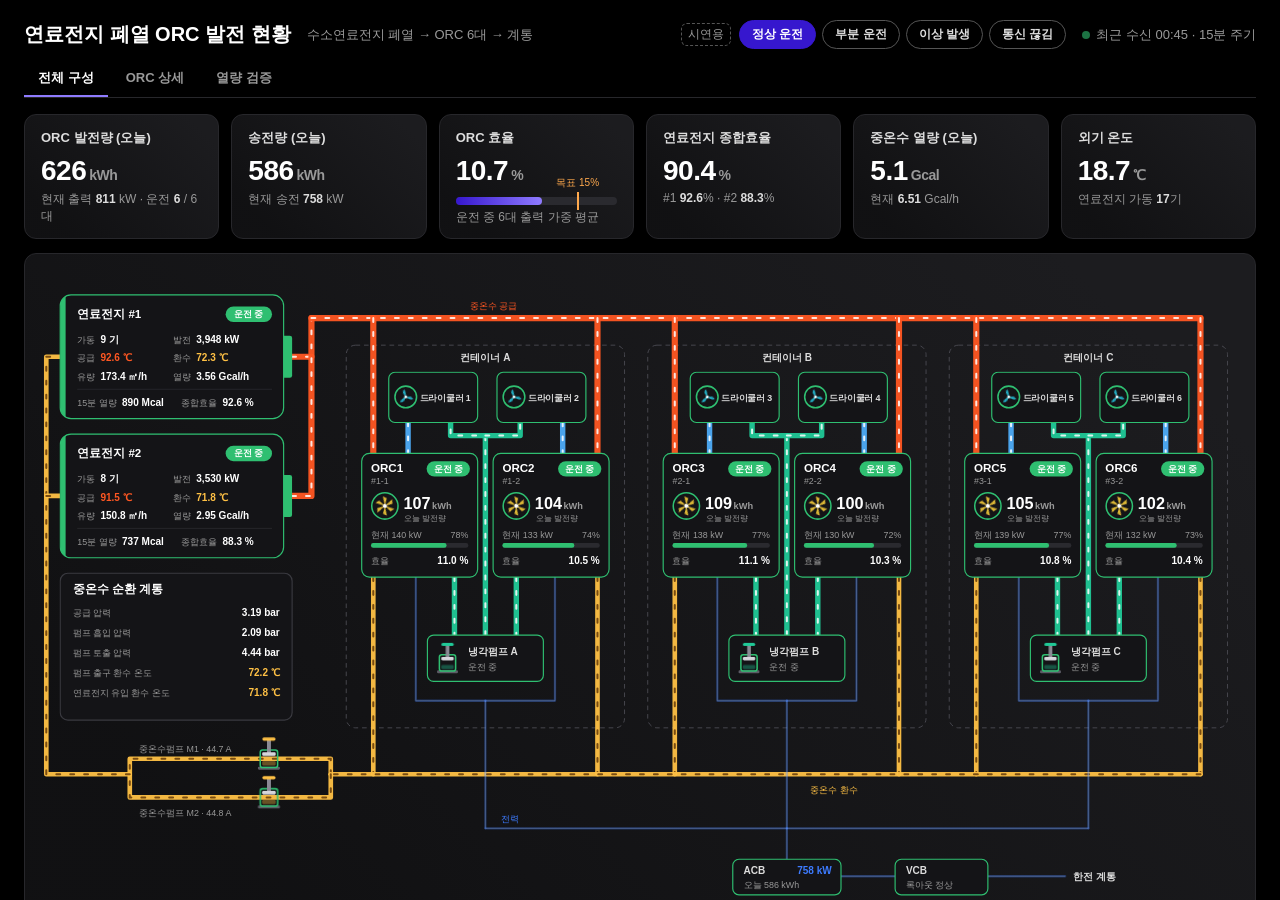
<file: index.html>
<!doctype html>
<html lang="ko">
<head>
  <meta charset="utf-8">
  <meta http-equiv="refresh" content="0; url=overview.html">
  <title>연료전지 폐열 ORC 발전 현황</title>
  <style>html, body { margin: 0; background: #000; color: #999; font-family: "Malgun Gothic", sans-serif; }</style>
</head>
<body>
  <p style="padding:24px"><a href="overview.html" style="color:#8f7bff">전체 구성 화면으로 이동</a></p>
</body>
</html>
</file>
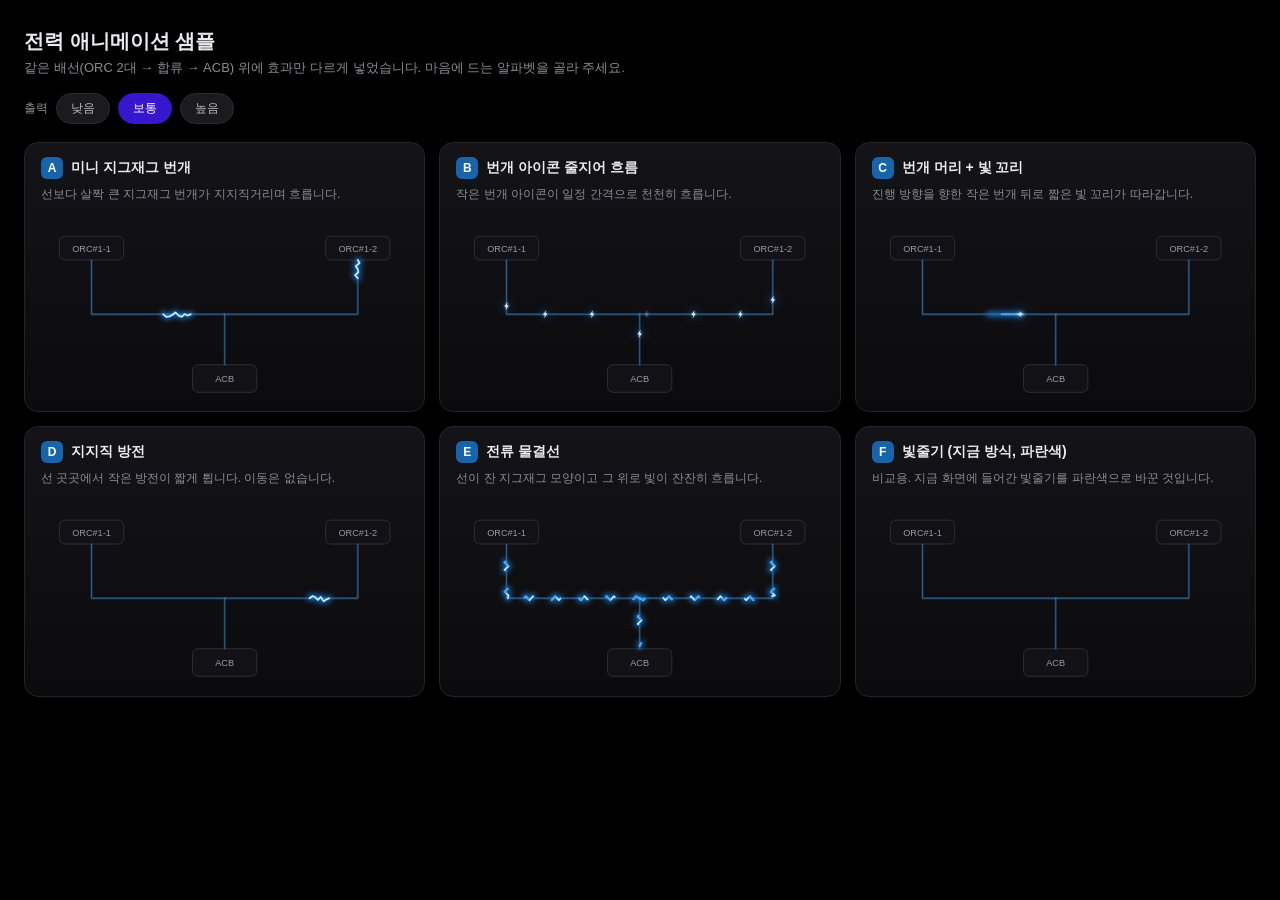
<file: elec-samples.html>
<!doctype html>
<html lang="ko">
<head>
  <meta charset="utf-8">
  <meta name="viewport" content="width=device-width, initial-scale=1">
  <title>전력 애니메이션 샘플 · 연료전지 폐열 ORC</title>
  <style>
    body { margin: 0; background: #000; color: #e9e9ee; font-family: "Pretendard", "Malgun Gothic", sans-serif; }
    .wrap { max-width: 1320px; margin: 0 auto; padding: 28px 24px 40px; }
    h1 { font-size: 20px; margin: 0 0 4px; }
    .sub { color: #8b8b95; font-size: 13px; margin-bottom: 16px; }
    .bar { display: flex; gap: 8px; align-items: center; margin-bottom: 18px; font-size: 12px; color: #8b8b95; }
    .bar button { background: #1a1a1f; color: #bbb; border: 1px solid #2c2c33; border-radius: 16px; padding: 6px 14px; font-size: 12px; cursor: pointer; }
    .bar button.on { background: #3617CE; color: #fff; border-color: #3617CE; }
    .grid { display: grid; grid-template-columns: repeat(3, 1fr); gap: 14px; }
    .card { background: linear-gradient(180deg, #141418, #0b0b0e); border: 1px solid #24242a; border-radius: 14px; padding: 14px 16px 10px; }
    .card h3 { margin: 0; font-size: 14px; }
    .card h3 b { display: inline-block; width: 22px; height: 22px; line-height: 22px; text-align: center; border-radius: 6px; background: #1864ab; color: #fff; margin-right: 8px; font-size: 12px; }
    .card p { margin: 6px 0 6px; font-size: 12px; color: #8b8b95; line-height: 1.5; min-height: 36px; }
    svg { width: 100%; height: auto; display: block; }
    .box { fill: #121216; stroke: #2f2f36; }
    .lbl { fill: #9a9aa5; font-size: 10px; }
    .base { fill: none; stroke: #1c7ed6; stroke-width: 2.5; opacity: .3; stroke-linecap: round; stroke-linejoin: round; }
    .core { fill: none; stroke: #a5d8ff; stroke-width: .8; opacity: .35; }
    .bloom, .glow, .hot { fill: none; stroke-linecap: round; stroke-linejoin: round; }
    .bloom { stroke: #1c7ed6; stroke-width: 7; opacity: .65; filter: blur(3px); }
    .glow { stroke: #4dabf7; stroke-width: 2.4; opacity: .95; filter: blur(.4px); }
    .hot { stroke: #fff; stroke-width: 1.1; }
    .bolt { fill: #e7f5ff; filter: drop-shadow(0 0 2px #74c0fc) drop-shadow(0 0 6px #1c7ed6); }
  </style>
</head>
<body>
  <div class="wrap">
    <h1>전력 애니메이션 샘플</h1>
    <div class="sub">같은 배선(ORC 2대 → 합류 → ACB) 위에 효과만 다르게 넣었습니다. 마음에 드는 알파벳을 골라 주세요.</div>
    <div class="bar">출력
      <button data-r="0.6">낮음</button><button data-r="1" class="on">보통</button><button data-r="1.5">높음</button>
    </div>
    <div class="grid" id="grid"></div>
  </div>
  <script>
  (function () {
    const NS = "http://www.w3.org/2000/svg";
    const el = (t, a = {}, p) => { const e = document.createElementNS(NS, t); for (const k in a) e.setAttribute(k, a[k]); if (p) p.appendChild(e); return e; };
    const rnd = (a, b) => a + Math.random() * (b - a);
    const PATHS = ["M55 36 V95 H200", "M345 36 V95 H200", "M200 95 V150"];
    const BOLT = "M1.1 -4.4 L-2.4 .7 H-.2 L-1.1 4.4 L2.4 -.7 H.2 Z";
    let RATE = 1;

    function frameAt(w, d) {
      d = Math.max(0, Math.min(w.len, d));
      const a = w.p.getPointAtLength(d);
      const near = d + 0.8 <= w.len ? w.p.getPointAtLength(d + 0.8) : w.p.getPointAtLength(Math.max(0, d - 0.8));
      let tx = near.x - a.x, ty = near.y - a.y;
      if (d + 0.8 > w.len) { tx = -tx; ty = -ty; }
      const m = Math.hypot(tx, ty) || 1;
      return { x: a.x, y: a.y, tx: tx / m, ty: ty / m };
    }
    const off = (f, amp) => `${(f.x - f.ty * amp).toFixed(1)},${(f.y + f.tx * amp).toFixed(1)}`;

    function stage(svg) {
      [[20, 10, "ORC#1-1"], [310, 10, "ORC#1-2"], [165, 150, "ACB"]].forEach(([x, y, t]) => {
        el("rect", { x, y, width: 70, height: y === 150 ? 30 : 26, rx: 6, class: "box" }, svg);
        el("text", { x: x + 35, y: y + (y === 150 ? 19 : 17), "text-anchor": "middle", class: "lbl" }, svg).textContent = t;
      });
      return PATHS.map((d) => {
        const p = el("path", { d, class: "base" }, svg);
        el("path", { d, class: "core" }, svg);
        return { d, p, len: p.getTotalLength() };
      });
    }

    // A. 지그재그 미니 번개가 지지직거리며 흐름
    function vA(svg, P) {
      const L = 30;
      const st = P.map((w, i) => ({ w, pos: 0, active: false, wait: rnd(0, 1) + i * 0.3, jit: [], jt: 0, ls: ["bloom", "glow", "hot"].map((c) => el("polyline", { class: c }, svg)) }));
      return (dt) => {
        for (const s of st) {
          if (!s.active) { s.wait -= dt; if (s.wait > 0) continue; s.active = true; s.pos = 0; }
          s.pos += 170 * RATE * dt;
          s.jt -= dt;
          if (s.jt <= 0) { s.jt = 0.045; s.jit = Array.from({ length: 12 }, () => rnd(-1, 1)); }
          const a = Math.max(0, s.pos - L), b = Math.min(s.w.len, s.pos);
          const pts = [];
          if (b > a) {
            const n = Math.max(2, Math.round((b - a) / 3.2));
            for (let k = 0; k <= n; k++) pts.push(off(frameAt(s.w, a + ((b - a) * k) / n), k === 0 || k === n ? 0 : 3.2 * s.jit[k % 12]));
          }
          const str = pts.join(" ");
          s.ls.forEach((l) => l.setAttribute("points", str));
          if (s.pos > s.w.len + L) { s.active = false; s.wait = rnd(0.5, 1.5) / RATE; }
        }
      };
    }

    // B. 작은 번개 아이콘이 줄지어 천천히 흐름
    function vB(svg, P) {
      const GAP = 46;
      const all = P.map((w) => {
        const n = Math.max(1, Math.floor(w.len / GAP));
        return { w, n, pos: Math.random() * GAP, gs: Array.from({ length: n }, () => el("path", { d: BOLT, class: "bolt" }, svg)) };
      });
      return (dt) => {
        for (const s of all) {
          s.pos = (s.pos + 36 * RATE * dt) % s.w.len;
          s.gs.forEach((g, i) => {
            const d = (s.pos + (i * s.w.len) / s.n) % s.w.len, f = frameAt(s.w, d), fr = d / s.w.len;
            g.setAttribute("transform", `translate(${f.x.toFixed(1)} ${f.y.toFixed(1)})`);
            g.style.opacity = Math.max(0, Math.min(1, fr / 0.12, (1 - fr) / 0.12)).toFixed(2);
          });
        }
      };
    }

    // C. 번개 머리 + 짧은 빛 꼬리
    function vC(svg, P) {
      const L = 34;
      const st = P.map((w, i) => {
        const gap = w.len + L * 2 + 20;
        const layers = [["bloom", 1], ["glow", 0.6]].map(([c, f]) => {
          const p = el("path", { d: w.d, class: c }, svg);
          p.style.strokeDasharray = `${L * f} ${gap}`;
          p.style.strokeDashoffset = L * f + 1;
          return [p, L * f];
        });
        const head = el("path", { d: BOLT, class: "bolt" }, svg);
        head.style.opacity = 0;
        return { w, layers, head, pos: 0, active: false, wait: rnd(0, 1.2) + i * 0.35 };
      });
      return (dt) => {
        for (const s of st) {
          if (!s.active) { s.wait -= dt; if (s.wait > 0) continue; s.active = true; s.pos = 0; }
          s.pos += 140 * RATE * dt;
          s.layers.forEach(([p, Ld]) => { p.style.strokeDashoffset = (Ld - s.pos).toFixed(1); });
          const f = frameAt(s.w, s.pos), ang = (Math.atan2(f.ty, f.tx) * 180) / Math.PI - 90;
          s.head.setAttribute("transform", `translate(${f.x.toFixed(1)} ${f.y.toFixed(1)}) rotate(${ang.toFixed(0)}) scale(1.15)`);
          s.head.style.opacity = s.pos <= s.w.len ? 1 : 0;
          if (s.pos > s.w.len + L) { s.active = false; s.wait = rnd(0.4, 1.3) / RATE; }
        }
      };
    }

    // D. 선 곳곳에서 작은 방전이 지지직 튐 (이동 없음)
    function vD(svg, P) {
      const pool = Array.from({ length: 5 }, () => ({ ls: ["bloom", "glow", "hot"].map((c) => el("polyline", { class: c }, svg)), life: 0 }));
      let next = 0;
      return (dt) => {
        next -= dt;
        if (next <= 0) {
          next = rnd(0.12, 0.45) / RATE;
          const a = pool.find((x) => x.life <= 0);
          if (a) { const w = P[Math.floor(Math.random() * P.length)], L = rnd(14, 26); Object.assign(a, { w, L, d0: rnd(0, w.len - L), life: rnd(0.14, 0.26) }); }
        }
        for (const a of pool) {
          if (a.life <= 0) { a.ls.forEach((l) => l.setAttribute("points", "")); continue; }
          a.life -= dt;
          const pts = [];
          for (let k = 0; k <= 7; k++) pts.push(off(frameAt(a.w, a.d0 + (a.L * k) / 7), k === 0 || k === 7 ? 0 : rnd(-3.4, 3.4)));
          const vis = Math.random() > 0.18 ? pts.join(" ") : "";
          a.ls.forEach((l) => l.setAttribute("points", vis));
        }
      };
    }

    // E. 선 자체가 잔 지그재그 전류선, 빛이 그 위를 흐름
    function zig(w, amp = 2.2, step = 4) {
      const n = Math.floor(w.len / step);
      let d = "";
      for (let k = 0; k <= n; k++) {
        const f = frameAt(w, k * step), a = k === 0 || k === n ? 0 : k % 2 ? amp : -amp;
        d += `${k ? "L" : "M"}${(f.x - f.ty * a).toFixed(1)} ${(f.y + f.tx * a).toFixed(1)}`;
      }
      return d;
    }
    function vE(svg, P) {
      const st = P.map((w) => {
        const d = zig(w);
        const ls = [["bloom", "14 30", 0], ["glow", "14 30", 0], ["hot", "6 38", -8]].map(([c, dash, shift]) => {
          const p = el("path", { d, class: c }, svg);
          p.style.strokeDasharray = dash;
          return [p, shift];
        });
        return { ls, off: 0 };
      });
      return (dt) => {
        for (const s of st) {
          s.off -= 60 * RATE * dt;
          s.ls.forEach(([p, shift]) => { p.style.strokeDashoffset = (s.off + shift).toFixed(1); });
        }
      };
    }

    // F. 지금 적용된 빛줄기 (파란색)
    function vF(svg, P) {
      const L = 60;
      const st = P.map((w, i) => {
        const gap = w.len + L * 2 + 20;
        const layers = [["bloom", 1], ["glow", 0.62], ["hot", 0.26]].map(([c, f]) => {
          const p = el("path", { d: w.d, class: c }, svg);
          p.style.strokeDasharray = `${L * f} ${gap}`;
          p.style.strokeDashoffset = L * f + 1;
          return [p, L * f];
        });
        return { w, layers, pos: 0, active: false, wait: rnd(0, 1.5) + i * 0.4 };
      });
      return (dt) => {
        for (const s of st) {
          if (!s.active) { s.wait -= dt; if (s.wait > 0) continue; s.active = true; s.pos = 0; }
          s.pos += 430 * RATE * dt;
          s.layers.forEach(([p, Ld]) => { p.style.strokeDashoffset = (Ld - s.pos).toFixed(1); });
          if (s.pos > s.w.len + L) { s.active = false; s.wait = rnd(0.5, 2.6) / RATE; }
        }
      };
    }

    const VARIANTS = [
      ["A", "미니 지그재그 번개", "선보다 살짝 큰 지그재그 번개가 지지직거리며 흐릅니다.", vA],
      ["B", "번개 아이콘 줄지어 흐름", "작은 번개 아이콘이 일정 간격으로 천천히 흐릅니다.", vB],
      ["C", "번개 머리 + 빛 꼬리", "진행 방향을 향한 작은 번개 뒤로 짧은 빛 꼬리가 따라갑니다.", vC],
      ["D", "지지직 방전", "선 곳곳에서 작은 방전이 짧게 튑니다. 이동은 없습니다.", vD],
      ["E", "전류 물결선", "선이 잔 지그재그 모양이고 그 위로 빛이 잔잔히 흐릅니다.", vE],
      ["F", "빛줄기 (지금 방식, 파란색)", "비교용. 지금 화면에 들어간 빛줄기를 파란색으로 바꾼 것입니다.", vF],
    ];
    const grid = document.getElementById("grid");
    const ticks = VARIANTS.map(([k, t, d, fn]) => {
      const card = document.createElement("div");
      card.className = "card";
      card.innerHTML = `<h3><b>${k}</b>${t}</h3><p>${d}</p>`;
      grid.appendChild(card);
      const svg = el("svg", { viewBox: "0 0 400 190" }, card);
      return fn(svg, stage(svg));
    });

    let last = 0;
    function loop(t) {
      const dt = last ? Math.min(0.05, (t - last) / 1000) : 0;
      last = t;
      ticks.forEach((f) => f(dt));
      requestAnimationFrame(loop);
    }
    requestAnimationFrame(loop);

    document.querySelector(".bar").addEventListener("click", (e) => {
      const b = e.target.closest("button");
      if (!b) return;
      RATE = Number(b.dataset.r);
      document.querySelectorAll(".bar button").forEach((x) => x.classList.toggle("on", x === b));
    });
  })();
  </script>
</body>
</html>
</file>
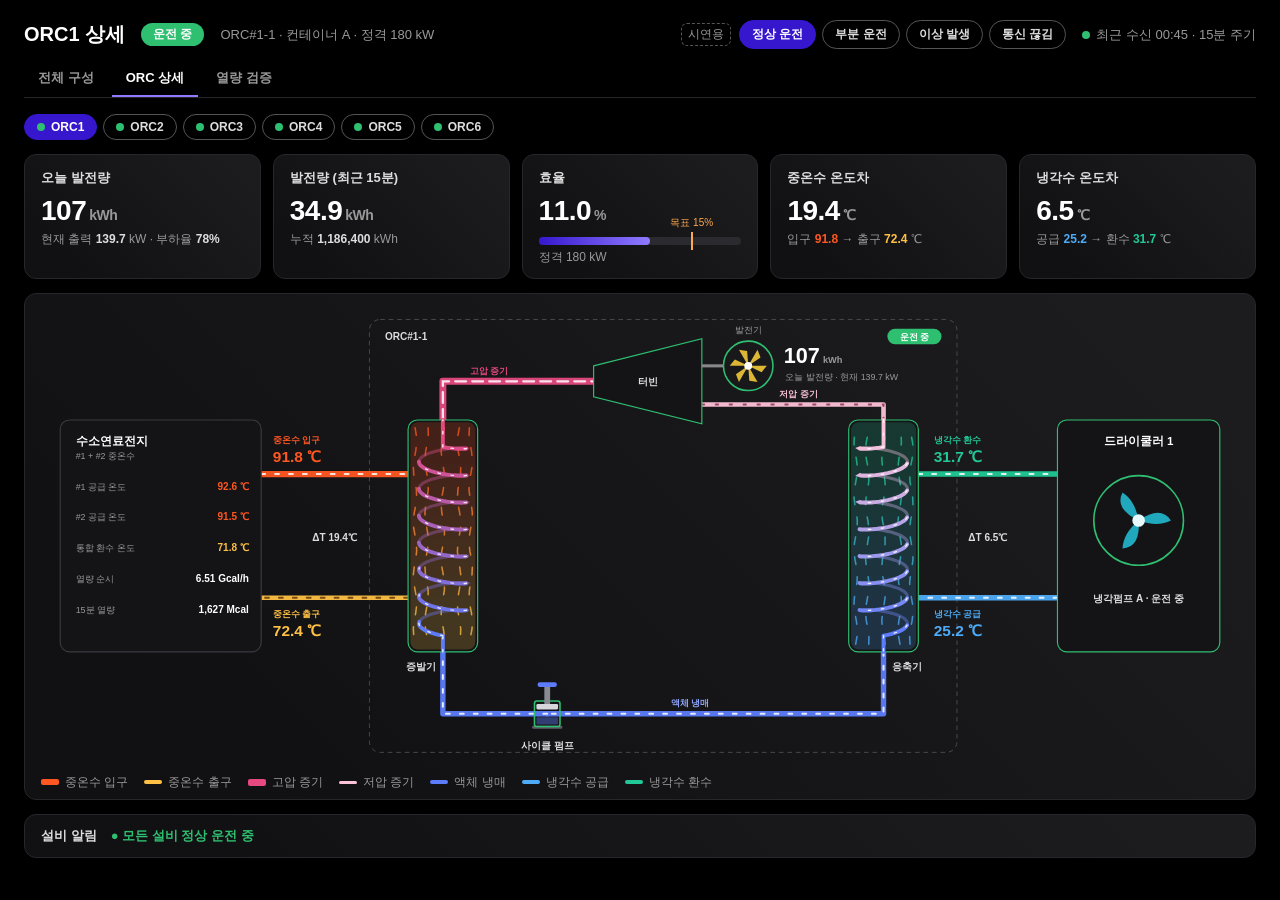
<file: orc-detail.html>
<!doctype html>
<html lang="ko">
<head>
  <meta charset="utf-8">
  <meta name="viewport" content="width=device-width, initial-scale=1">
  <title>ORC 상세 · 연료전지 폐열 ORC</title>
  <link rel="stylesheet" href="assets/orc-viz.css?v=20261029d">
  <style>html, body { margin: 0; background: #000; }
    .orc-viz .state-pill { font-size: 12px; font-weight: 700; color: #fff; border-radius: 12px; padding: 3px 12px; background: #4a4a52; }</style>
</head>
<body>
  <div class="orc-viz">
    <div class="page-head">
      <h1 id="title">ORC 상세</h1>
      <span class="state-pill" id="state-pill">—</span>
      <span class="sub" id="sub"></span>
      <span class="spacer"></span>
      <div id="demo"></div>
      <span class="recv"><span class="dot"></span><span id="recv">최근 수신 —</span></span>
    </div>
    <div id="nav"></div>
    <div class="unit-tabs" id="tabs" style="margin-bottom:14px"></div>

    <div class="kpis" id="kpis"></div>

    <div class="card diagram">
      <svg id="dt-svg" viewBox="0 0 1560 600" role="img" aria-label="ORC 1대 흐름도"></svg>
      <div class="legend">
        <span><i style="background:#ff5722;height:6px"></i>중온수 입구</span>
        <span><i style="background:#ffc145"></i>중온수 출구</span>
        <span><i style="background:#e64980;height:7px"></i>고압 증기</span>
        <span><i style="background:#fcc2d7;height:3px"></i>저압 증기</span>
        <span><i style="background:#5c7cfa"></i>액체 냉매</span>
        <span><i style="background:#4dabf7"></i>냉각수 공급</span>
        <span><i style="background:#20c997"></i>냉각수 환수</span>
      </div>
    </div>

    <div id="alarm"></div>
  </div>

  <script src="data/point-map.js?v=20261029d"></script>
  <script src="data/mock-scenarios.js?v=20261029d"></script>
  <script src="assets/orc-viz.js?v=20261029d"></script>
  <script src="assets/orc-detail.js?v=20261029d"></script>
</body>
</html>
</file>
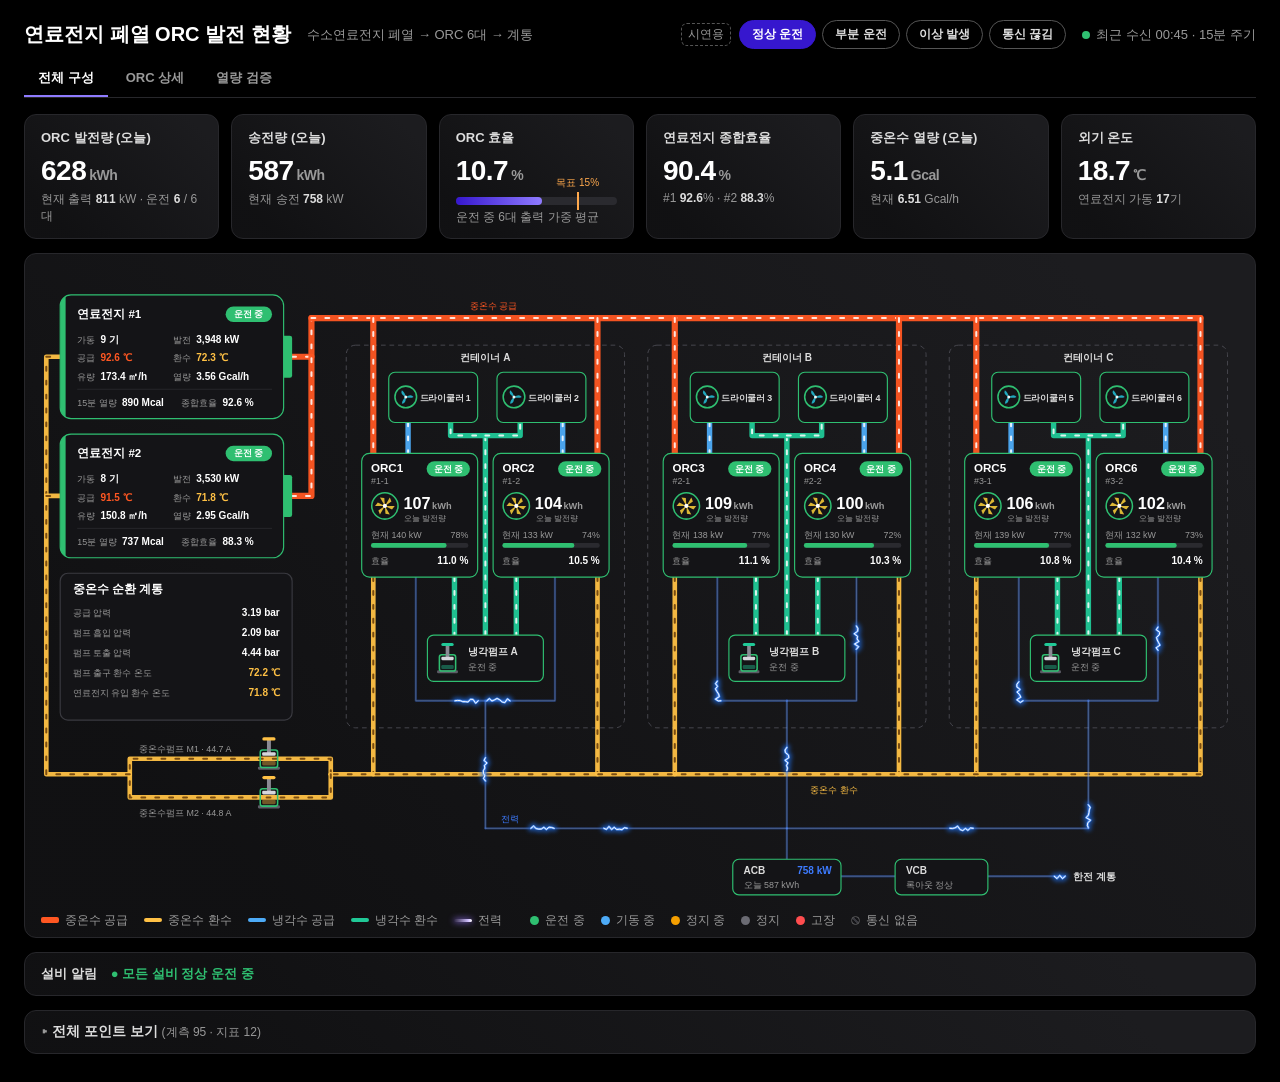
<file: overview.html>
<!doctype html>
<html lang="ko">
<head>
  <meta charset="utf-8">
  <meta name="viewport" content="width=device-width, initial-scale=1">
  <title>연료전지 폐열 ORC 발전 현황</title>
  <link rel="stylesheet" href="assets/orc-viz.css?v=20261029d">
  <style>html, body { margin: 0; background: #000; }</style>
</head>
<body>
  <div class="orc-viz">
    <div class="page-head">
      <h1>연료전지 폐열 ORC 발전 현황</h1>
      <span class="sub">수소연료전지 폐열 → ORC 6대 → 계통</span>
      <span class="spacer"></span>
      <div id="demo"></div>
      <span class="recv"><span class="dot"></span><span id="recv">최근 수신 —</span></span>
    </div>
    <div id="nav"></div>

    <div class="kpis" id="kpis"></div>

    <div class="card diagram">
      <svg id="ov-svg" viewBox="0 0 1560 830" role="img" aria-label="ORC 전체 구성도"></svg>
      <div class="legend">
        <span><i style="background:#ff5722;height:6px"></i>중온수 공급</span>
        <span><i style="background:#ffc145"></i>중온수 환수</span>
        <span><i style="background:#4dabf7"></i>냉각수 공급</span>
        <span><i style="background:#20c997"></i>냉각수 환수</span>
        <span><i style="background:linear-gradient(90deg,rgba(151,117,250,.2),#d0bfff 80%,#fff);height:3px;box-shadow:0 0 6px #9775fa"></i>전력</span>
        <span style="margin-left:12px"><i class="dot" style="background:#2fbf71"></i>운전 중</span>
        <span><i class="dot" style="background:#4dabf7"></i>기동 중</span>
        <span><i class="dot" style="background:#f59f00"></i>정지 중</span>
        <span><i class="dot" style="background:#6b6b73"></i>정지</span>
        <span><i class="dot" style="background:#ff4d4f"></i>고장</span>
        <span><i class="dot" style="background:repeating-linear-gradient(45deg,#3a3a40 0 2px,#141417 2px 4px);border:1px solid #555"></i>통신 없음</span>
      </div>
    </div>

    <div id="alarm"></div>
    <div id="points"></div>
  </div>

  <script src="data/point-map.js?v=20261029d"></script>
  <script src="data/mock-scenarios.js?v=20261029d"></script>
  <script src="assets/orc-viz.js?v=20261029d"></script>
  <script src="assets/overview.js?v=20261029d"></script>
</body>
</html>
</file>
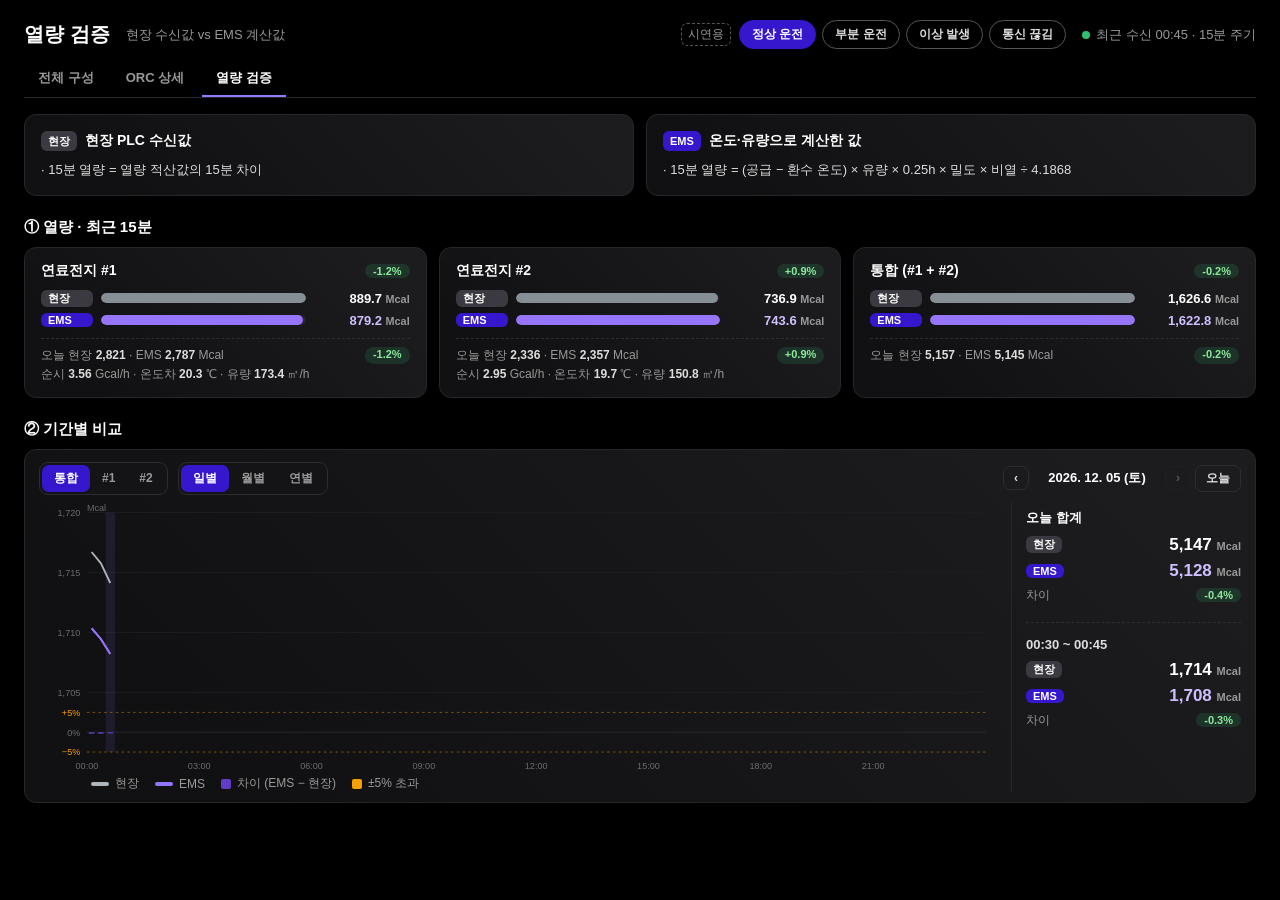
<file: verify.html>
<!doctype html>
<html lang="ko">
<head>
  <meta charset="utf-8">
  <meta name="viewport" content="width=device-width, initial-scale=1">
  <title>열량 검증 · 연료전지 폐열 ORC</title>
  <link rel="stylesheet" href="assets/orc-viz.css?v=20261029d">
  <style>html, body { margin: 0; background: #000; }</style>
</head>
<body>
  <div class="orc-viz">
    <div class="page-head">
      <h1>열량 검증</h1>
      <span class="sub">현장 수신값 vs EMS 계산값</span>
      <span class="spacer"></span>
      <div id="demo"></div>
      <span class="recv"><span class="dot"></span><span id="recv">최근 수신 —</span></span>
    </div>
    <div id="nav"></div>

    <div class="explain">
      <div class="card">
        <h3><span class="chip site">현장</span> 현장 PLC 수신값</h3>
        · 15분 열량 = 열량 적산값의 15분 차이
      </div>
      <div class="card">
        <h3><span class="chip ems">EMS</span> 온도·유량으로 계산한 값</h3>
        · 15분 열량 = (공급 − 환수 온도) × 유량 × 0.25h × 밀도 × 비열 ÷ 4.1868
      </div>
    </div>

    <div class="sec-title">① 열량 · 최근 15분</div>
    <div class="heat-cards" id="heat-cards"></div>

    <div class="sec-title">② 기간별 비교</div>
    <div class="card trend">
      <div class="toolbar" id="tr-bar">
        <div class="seg" data-g="unit"><button data-v="00" class="on">통합</button><button data-v="01">#1</button><button data-v="02">#2</button></div>
        <div class="seg" data-g="period"><button data-v="day" class="on">일별</button><button data-v="month">월별</button><button data-v="year">연별</button></div>
        <span class="spacer"></span>
        <div class="date-nav">
          <button type="button" data-nav="-1">‹</button>
          <span class="date-box" id="tr-date">—</span>
          <button type="button" data-nav="1">›</button>
          <button type="button" class="today" data-nav="today">오늘</button>
        </div>
      </div>
      <div class="trend-shell">
        <div class="trend-main">
          <svg id="chart" viewBox="0 0 1160 330" role="img" aria-label="기간별 비교"></svg>
          <div class="legend" id="tr-legend"></div>
        </div>
        <aside class="trend-side" id="tr-side"></aside>
      </div>
    </div>
  </div>

  <script src="data/point-map.js?v=20261029d"></script>
  <script src="data/mock-scenarios.js?v=20261029d"></script>
  <script src="assets/orc-viz.js?v=20261029d"></script>
  <script src="assets/verify.js?v=20261029d"></script>
</body>
</html>
</file>
<file: assets/orc-viz.css>
/* 연료전지 폐열 ORC 시각화 — EMS 다크 톤. 모든 규칙은 .orc-viz 아래로 한정 (EMS 기존 CSS와 충돌 방지) */
.orc-viz {
  --bg: #000;
  --card-bd: #27272b;
  --tx: #fff;
  --tx2: #ddd;
  --tx3: #999;
  --tx4: #6b6b73;
  --accent: #3617ce;
  --accent-tx: #8f7bff;
  --hot: #ff5722;      /* 중온수 공급 */
  --hot-r: #ffc145;    /* 중온수 환수 */
  --cool: #4dabf7;     /* 냉각수 공급 */
  --cool-r: #20c997;   /* 냉각수 환수 */
  --elec: #3d7bff;     /* 전력 (냉각수 하늘색 #4dabf7 보다 진한 전기 파랑) */
  --vap: #e64980;      /* 고압 증기 */
  --vap-lp: #fcc2d7;   /* 저압 증기 */
  --liq: #5c7cfa;      /* 액체 냉매 */
  --run: #2fbf71;
  --start: #4dabf7;
  --stopping: #f59f00;
  --stop: #6b6b73;
  --fault: #ff4d4f;
  --warn: #ffa94d;

  font-family: "segoe ui", "Malgun Gothic", "맑은 고딕", "Apple SD Gothic Neo", "Microsoft NeoGothic", sans-serif;
  color: var(--tx);
  background: var(--bg);
  padding: 20px 24px 28px;
  min-width: 1100px;
  box-sizing: border-box;
}
.orc-viz *, .orc-viz *::before, .orc-viz *::after { box-sizing: border-box; }

/* ---------- 카드 (EMS 위젯과 동일) ---------- */
.orc-viz .card {
  background: linear-gradient(225deg, #1c1c1f 10%, rgba(28, 28, 31, 0.6) 85%);
  border: 1px solid var(--card-bd);
  border-radius: 12px;
}

/* ---------- 상단 헤더 ---------- */
.orc-viz .page-head {
  display: flex; align-items: center; gap: 16px; flex-wrap: wrap;
  margin-bottom: 16px;
}
.orc-viz .page-head h1 { font-size: 20px; font-weight: 700; margin: 0; color: var(--tx); }
.orc-viz .page-head .sub { font-size: 13px; color: var(--tx3); }
.orc-viz .page-head .spacer { flex: 1; }
.orc-viz .recv { font-size: 13px; color: var(--tx3); display: flex; align-items: center; gap: 6px; }
.orc-viz .recv .dot { width: 8px; height: 8px; border-radius: 50%; background: var(--run); animation: orc-blink 2s ease-in-out infinite; }
.orc-viz .back-link {
  color: var(--tx2); text-decoration: none; font-size: 13px; font-weight: 600;
  border: 1px solid #555; border-radius: 20px; padding: 6px 14px;
}
.orc-viz .back-link:hover { border-color: var(--accent-tx); color: #fff; }

/* 시연 시나리오 전환 (EMS 반영 시 제거) */
.orc-viz .demo-bar { display: flex; align-items: center; gap: 6px; font-size: 12px; color: var(--tx3); }
.orc-viz .demo-bar .tag { border: 1px dashed #555; border-radius: 6px; padding: 2px 6px; margin-right: 2px; }
.orc-viz .pill-btn {
  background: transparent; color: var(--tx2); border: 1px solid #555; border-radius: 20px;
  padding: 5px 12px; font: inherit; font-size: 12px; font-weight: 600; cursor: pointer;
}
.orc-viz .pill-btn:hover { border-color: #888; color: #fff; }
.orc-viz .pill-btn.on { background: var(--accent); border-color: var(--accent); color: #fff; }

/* ---------- KPI ---------- */
.orc-viz .kpis {
  display: grid; grid-template-columns: repeat(auto-fit, minmax(190px, 1fr));
  gap: 12px; margin-bottom: 14px;
}
.orc-viz .kpi { padding: 14px 16px 12px; position: relative; cursor: default; }
.orc-viz .kpi .k-title { font-size: 13px; font-weight: 600; color: var(--tx2); display: flex; align-items: center; gap: 6px; }
.orc-viz .kpi .k-val { margin-top: 8px; font-size: 28px; font-weight: 700; color: var(--tx); letter-spacing: -0.5px; }
.orc-viz .kpi .k-val small { font-size: 14px; font-weight: 600; color: var(--tx3); margin-left: 3px; }
.orc-viz .kpi .k-sub { margin-top: 4px; font-size: 12px; color: var(--tx3); }
.orc-viz .kpi .k-sub b { color: var(--tx2); font-weight: 600; }
.orc-viz .kpi.is-nodata .k-val { color: var(--tx4); }

/* 효율 막대 + 목표 기준선 */
.orc-viz .effbar { position: relative; height: 8px; border-radius: 4px; background: #2a2a2f; margin-top: 10px; }
.orc-viz .effbar .fill { position: absolute; left: 0; top: 0; bottom: 0; border-radius: 4px; background: linear-gradient(90deg, #3617ce, #8f7bff); transition: width .6s ease; }
.orc-viz .effbar .target { position: absolute; top: -5px; bottom: -5px; width: 2px; background: var(--warn); }
.orc-viz .effbar .target::after {
  content: attr(data-label); position: absolute; top: -16px; left: 50%; transform: translateX(-50%);
  font-size: 10px; color: var(--warn); white-space: nowrap;
}

/* ---------- 다이어그램 ---------- */
.orc-viz .diagram { padding: 10px 12px 6px; }
.orc-viz .diagram svg { display: block; width: 100%; height: auto; user-select: none; }
.orc-viz svg text { font-family: inherit; }

.orc-viz .t-title { fill: var(--tx); font-size: 15px; font-weight: 700; }
.orc-viz .t-label { fill: var(--tx2); font-size: 13px; font-weight: 600; }
.orc-viz .t-small { fill: var(--tx3); font-size: 11.5px; }
.orc-viz .t-val { fill: var(--tx); font-size: 13px; font-weight: 700; }
.orc-viz .t-big { fill: var(--tx); font-size: 24px; font-weight: 700; }
.orc-viz .t-unit { fill: var(--tx3); font-size: 12px; font-weight: 600; }
.orc-viz .t-hot { fill: var(--hot); }
.orc-viz .t-cool { fill: var(--cool); }
.orc-viz .t-elec { fill: var(--elec); }
.orc-viz .t-warn { fill: var(--warn); }

.orc-viz .box { fill: #141417; stroke: #3a3a40; stroke-width: 1.2; }
.orc-viz .zone { fill: none; stroke: #4a4a52; stroke-width: 1.2; stroke-dasharray: 6 5; }

/* 배관: 바탕선 + 흐름선 */
.orc-viz .pipe { fill: none; stroke-width: 7; stroke-linecap: round; stroke-linejoin: round; transition: opacity .4s; }
.orc-viz .pipe.hot { stroke: var(--hot); stroke-width: 8; }
.orc-viz .pipe.hot-r { stroke: var(--hot-r); stroke-width: 6; }
.orc-viz .pipe.cool { stroke: var(--cool); }
.orc-viz .pipe.cool-r { stroke: var(--cool-r); }
.orc-viz .pipe.vap { stroke: var(--vap); stroke-width: 9; }
.orc-viz .pipe.vap-lp { stroke: var(--vap-lp); stroke-width: 6; }
.orc-viz .pipe.liq { stroke: var(--liq); }
.orc-viz .pipe { opacity: .95; }
.orc-viz .pipe.off { opacity: .2; }

.orc-viz .flow {
  fill: none; stroke: rgba(255, 255, 255, .85); stroke-width: 2.6; stroke-linecap: round;
  stroke-dasharray: 5 13; animation: orc-flow 1.2s linear infinite;
}
.orc-viz .flow.hot-r { stroke: rgba(80, 40, 0, .75); }           /* 밝은 환수 배관 위는 어두운 점선 */
.orc-viz .flow.vap { stroke-dasharray: 14 8; stroke-width: 3; }    /* 고압: 촘촘·굵게 */
.orc-viz .flow.vap-lp { stroke: rgba(120, 20, 60, .7); stroke-dasharray: 3 15; } /* 저압: 성기게 */
.orc-viz .flow.off { opacity: 0; animation-play-state: paused; }
@keyframes orc-flow { to { stroke-dashoffset: -36; } }

/* 전력: 얇은 바탕선 위로 빛 펄스(밝은 머리 + 사라지는 꼬리)가 지나감 */
.orc-viz .pipe.elec { stroke: var(--elec); stroke-width: 3; opacity: .32; }
.orc-viz .pipe.elec.off { opacity: .1; }
.orc-viz .elec-core { fill: none; stroke: #b4d0ff; stroke-width: 1; opacity: .35; transition: opacity .4s; }
.orc-viz .elec-core.off { opacity: .06; }
.orc-viz .zaps { pointer-events: none; transition: opacity .6s ease; }
.orc-viz .zaps.off { opacity: 0; }
.orc-viz .zap-bloom, .orc-viz .zap-glow, .orc-viz .zap-core { fill: none; stroke-linecap: round; stroke-linejoin: round; }
.orc-viz .zap-bloom { stroke: #1f6feb; stroke-width: 8; opacity: .65; filter: blur(3px); }
.orc-viz .zap-glow { stroke: #5c9dff; stroke-width: 2.6; opacity: .95; filter: blur(.4px); }
.orc-viz .zap-core { stroke: #fff; stroke-width: 1.2; }

/* 피스톤 펌프: 운전 중 피스톤이 위아래로 누르고, 누를 때 액체가 밝아짐 */
.orc-viz .pump-piston { transform-box: view-box; }
.orc-viz .pump-fluid { opacity: .4; }
.orc-viz .eq[data-state="run"] .pump-piston { animation: orc-press .9s cubic-bezier(.45, 0, .55, 1) infinite; }
.orc-viz .eq[data-state="run"] .pump-fluid { animation: orc-pfluid .9s cubic-bezier(.45, 0, .55, 1) infinite; }
.orc-viz .eq[data-state="start"] .pump-piston, .orc-viz .eq[data-state="stopping"] .pump-piston { animation: orc-press 2s ease-in-out infinite; }
.orc-viz .eq[data-state="stop"] .pump-fluid, .orc-viz .eq[data-state="nodata"] .pump-fluid { opacity: .15; }
@keyframes orc-press { 0%, 100% { transform: translateY(0); } 50% { transform: translateY(var(--stroke, 6px)); } }
@keyframes orc-pfluid { 0%, 100% { opacity: .35; } 50% { opacity: .9; } }

/* 연료전지 (건전지 외형): 단자·좌측 띠가 상태색, 운전 중이면 빛이 본체를 가로질러 지나감 */
.orc-viz .fc-nub, .orc-viz .fc-band { fill: #4a4a52; transition: fill .3s; }
.orc-viz .eq[data-state="run"] .fc-nub, .orc-viz .eq[data-state="run"] .fc-band { fill: var(--run); }
.orc-viz .eq[data-state="fault"] .fc-nub, .orc-viz .eq[data-state="fault"] .fc-band { fill: var(--fault); }
.orc-viz .eq[data-state="nodata"] .fc-nub, .orc-viz .eq[data-state="nodata"] .fc-band { fill: #3a3a40; }
.orc-viz .fc-sweep { opacity: 0; }
.orc-viz .eq[data-state="run"] .fc-sweep { opacity: 1; animation: orc-sweep 4.2s cubic-bezier(.45, 0, .2, 1) infinite; }
@keyframes orc-sweep { 0% { transform: translateX(0); } 70%, 100% { transform: translateX(var(--travel, 300px)); } }

/* 열교환기: 셸 쪽 유체(중온수·냉각수)와 코일 속 냉매가 서로 반대로 흐르며 색이 바뀜 */
.orc-viz .hx-shell { opacity: .2; transition: opacity .4s; }
.orc-viz .hx-stream { fill: none; stroke-width: 2; stroke-linecap: round; stroke-dasharray: 10 16; opacity: .75; animation: orc-flow 1.5s linear infinite; }
.orc-viz .hx-coil-back { fill: none; stroke-width: 4; stroke-linecap: round; opacity: .4; }
.orc-viz .hx-coil { fill: none; stroke-width: 5; stroke-linecap: round; }
.orc-viz .hx-coil-flow { fill: none; stroke: #fff; stroke-width: 1.8; stroke-linecap: round; stroke-dasharray: 3 14; opacity: .85; animation: orc-flow 1.1s linear infinite; }
.orc-viz .eq[data-state="run"] .hx-shell { animation: orc-shell 3s ease-in-out infinite; }
.orc-viz .eq[data-state="start"] .hx-stream, .orc-viz .eq[data-state="stopping"] .hx-stream { animation-duration: 3.4s; }
.orc-viz .eq[data-state="start"] .hx-coil-flow, .orc-viz .eq[data-state="stopping"] .hx-coil-flow { animation-duration: 2.6s; }
.orc-viz .eq[data-state="stop"] .hx-stream, .orc-viz .eq[data-state="fault"] .hx-stream, .orc-viz .eq[data-state="nodata"] .hx-stream,
.orc-viz .eq[data-state="stop"] .hx-coil-flow, .orc-viz .eq[data-state="fault"] .hx-coil-flow, .orc-viz .eq[data-state="nodata"] .hx-coil-flow { animation-play-state: paused; opacity: .15; }
.orc-viz .eq[data-state="stop"] .hx-shell, .orc-viz .eq[data-state="nodata"] .hx-shell { opacity: .07; }
@keyframes orc-shell { 0%, 100% { opacity: .16; } 50% { opacity: .3; } }

/* 회전체 (팬·펌프·터빈) */
.orc-viz .spin { transform-box: fill-box; transform-origin: center; animation: orc-spin 1s linear infinite; }
@keyframes orc-spin { to { transform: rotate(360deg); } }

/* ---------- 설비 상태 (data-state) ---------- */
.orc-viz .eq .frame { fill: #141417; stroke: #3a3a40; stroke-width: 1.5; transition: stroke .3s, fill .3s; }
.orc-viz .eq { cursor: pointer; }
.orc-viz .eq:hover .frame { fill: #1d1d22; }
.orc-viz .eq .st-pill { transition: fill .3s; }
.orc-viz .eq .st-text { fill: #fff; font-size: 11px; font-weight: 700; }
.orc-viz .eq .icon-ring { fill: none; stroke-width: 2; }

.orc-viz .eq[data-state="run"] .frame { stroke: var(--run); }
.orc-viz .eq[data-state="run"] .st-pill { fill: var(--run); }
.orc-viz .eq[data-state="run"] .icon-ring { stroke: var(--run); }

.orc-viz .eq[data-state="start"] .frame { stroke: var(--start); stroke-dasharray: 8 5; animation: orc-march .8s linear infinite; }
.orc-viz .eq[data-state="start"] .st-pill { fill: #1c7ed6; }
.orc-viz .eq[data-state="start"] .icon-ring { stroke: var(--start); }
.orc-viz .eq[data-state="start"] .spin { animation-duration: 2.6s; animation-timing-function: ease-in; }

.orc-viz .eq[data-state="stopping"] .frame { stroke: var(--stopping); stroke-dasharray: 8 5; animation: orc-march 1.4s linear infinite reverse; }
.orc-viz .eq[data-state="stopping"] .st-pill { fill: #e67700; }
.orc-viz .eq[data-state="stopping"] .icon-ring { stroke: var(--stopping); }
.orc-viz .eq[data-state="stopping"] .spin { animation-duration: 3.2s; animation-timing-function: ease-out; }

.orc-viz .eq[data-state="stop"] .frame { stroke: #4a4a52; }
.orc-viz .eq[data-state="stop"] .st-pill { fill: #4a4a52; }
.orc-viz .eq[data-state="stop"] .icon-ring { stroke: #4a4a52; }
.orc-viz .eq[data-state="stop"] .spin,
.orc-viz .eq[data-state="fault"] .spin,
.orc-viz .eq[data-state="nodata"] .spin { animation-play-state: paused; }
.orc-viz .eq[data-state="stop"] .dim-off { opacity: .45; }

.orc-viz .eq[data-state="fault"] .frame { stroke: var(--fault); animation: orc-blink-stroke 1s ease-in-out infinite; }
.orc-viz .eq[data-state="fault"] .st-pill { fill: var(--fault); }
.orc-viz .eq[data-state="fault"] .icon-ring { stroke: var(--fault); }
.orc-viz .eq .alarm-ring { fill: none; stroke: var(--fault); stroke-width: 2; opacity: 0; transform-box: fill-box; transform-origin: center; }
.orc-viz .eq[data-state="fault"] .alarm-ring { animation: orc-ring 1.4s ease-out infinite; }

.orc-viz .eq[data-state="nodata"] .frame { stroke: #555; fill: url(#orc-hatch); }
.orc-viz .eq[data-state="nodata"] .st-pill { fill: #3a3a40; }
.orc-viz .eq[data-state="nodata"] .icon-ring { stroke: #555; }

@keyframes orc-march { to { stroke-dashoffset: -26; } }
@keyframes orc-blink { 50% { opacity: .35; } }
@keyframes orc-blink-stroke { 50% { stroke-opacity: .25; } }
@keyframes orc-ring { 0% { transform: scale(.9); opacity: .9; } 100% { transform: scale(1.25); opacity: 0; } }

/* 숫자 바뀔 때 반짝임 */
.orc-viz .bump { animation: orc-bump .6s ease-out; }
@keyframes orc-bump { 0% { fill: #b9acff; color: #b9acff; } 100% { } }

/* ---------- 알람 바 ---------- */
.orc-viz .alarm-bar { display: flex; align-items: center; gap: 10px; flex-wrap: wrap; padding: 12px 16px; margin-top: 14px; font-size: 13px; }
.orc-viz .alarm-bar .ab-title { font-weight: 700; color: var(--tx2); margin-right: 4px; }
.orc-viz .alarm-bar .ok { color: var(--run); font-weight: 600; }
.orc-viz .alarm-chip { display: inline-flex; align-items: center; gap: 6px; border-radius: 20px; padding: 4px 12px; font-weight: 600; font-size: 12px; border: 1px solid; }
.orc-viz .alarm-chip.fault { color: #ff8787; border-color: rgba(255, 77, 79, .55); background: rgba(255, 77, 79, .1); }
.orc-viz .alarm-chip.warn { color: #ffc078; border-color: rgba(245, 159, 0, .55); background: rgba(245, 159, 0, .1); }
.orc-viz .alarm-chip.info { color: #a5d8ff; border-color: rgba(77, 171, 247, .5); background: rgba(77, 171, 247, .1); }
.orc-viz .alarm-chip.gray { color: #bbb; border-color: #555; background: rgba(255, 255, 255, .04); }
.orc-viz .alarm-chip .d { width: 7px; height: 7px; border-radius: 50%; background: currentColor; }
.orc-viz .alarm-chip.fault .d { animation: orc-blink 1s infinite; }

/* ---------- 범례 ---------- */
.orc-viz .legend { display: flex; flex-wrap: wrap; gap: 16px; font-size: 12px; color: var(--tx3); padding: 6px 4px 2px; }
.orc-viz .legend span { display: inline-flex; align-items: center; gap: 6px; }
.orc-viz .legend i { display: inline-block; width: 18px; height: 4px; border-radius: 2px; }
.orc-viz .legend i.dot { width: 9px; height: 9px; border-radius: 50%; }

/* ---------- 전체 포인트 표 ---------- */
.orc-viz details.all-points { margin-top: 14px; }
.orc-viz details.all-points summary {
  cursor: pointer; padding: 12px 16px; font-size: 14px; font-weight: 600; color: var(--tx2); list-style: none;
}
.orc-viz details.all-points summary::before { content: "▸ "; color: var(--tx3); }
.orc-viz details.all-points[open] summary::before { content: "▾ "; }
.orc-viz .pt-grid { display: grid; grid-template-columns: repeat(auto-fill, minmax(360px, 1fr)); gap: 12px; padding: 0 16px 16px; }
.orc-viz .pt-group { border: 1px solid #2c2c31; border-radius: 10px; padding: 10px 12px; background: rgba(255, 255, 255, .015); }
.orc-viz .pt-group h4 { margin: 0 0 6px; font-size: 13px; color: var(--tx); display: flex; align-items: center; gap: 8px; }
.orc-viz .pt-group h4 .st { font-size: 11px; font-weight: 600; border-radius: 10px; padding: 1px 8px; background: #333; color: #ddd; }
.orc-viz .pt-row { display: flex; justify-content: space-between; gap: 10px; font-size: 12px; padding: 3px 0; border-top: 1px dashed #26262b; }
.orc-viz .pt-row:first-of-type { border-top: 0; }
.orc-viz .pt-row .l { color: var(--tx3); overflow: hidden; text-overflow: ellipsis; white-space: nowrap; }
.orc-viz .pt-row .l .ind { color: var(--accent-tx); font-size: 10px; border: 1px solid #4b3fb0; border-radius: 4px; padding: 0 4px; margin-right: 5px; }
.orc-viz .pt-row .v { color: var(--tx); font-weight: 600; white-space: nowrap; }
.orc-viz .pt-row .v.na { color: var(--tx4); }

/* ---------- 툴팁 ---------- */
.orc-tip {
  position: fixed; z-index: 10000; pointer-events: none; opacity: 0; transition: opacity .12s;
  min-width: 220px; max-width: 360px; padding: 10px 12px;
  background: rgba(17, 17, 20, .97); border: 1px solid #3a3a40; border-radius: 10px;
  box-shadow: 0 8px 24px rgba(0, 0, 0, .6);
  font-family: "segoe ui", "Malgun Gothic", "맑은 고딕", sans-serif; font-size: 12px; color: #ddd;
}
.orc-tip.show { opacity: 1; }
.orc-tip .tt-head { display: flex; align-items: center; gap: 8px; margin-bottom: 6px; }
.orc-tip .tt-title { font-size: 13px; font-weight: 700; color: #fff; }
.orc-tip .tt-st { font-size: 11px; font-weight: 700; border-radius: 10px; padding: 1px 8px; color: #fff; }
.orc-tip .tt-row { display: flex; justify-content: space-between; gap: 14px; padding: 2px 0; }
.orc-tip .tt-row .l { color: #999; }
.orc-tip .tt-row .v { color: #fff; font-weight: 600; white-space: nowrap; }
.orc-tip .tt-row .v.na { color: #6b6b73; }
.orc-tip .tt-note { margin-top: 6px; padding-top: 6px; border-top: 1px solid #2c2c31; color: #999; font-size: 11px; line-height: 1.5; }
.orc-tip .tt-time { margin-top: 4px; color: #6b6b73; font-size: 11px; }

/* ---------- 상세 페이지 ---------- */
.orc-viz .unit-tabs { display: flex; gap: 6px; flex-wrap: wrap; }
.orc-viz .unit-tab { display: inline-flex; align-items: center; gap: 6px; }
.orc-viz .unit-tab .d { width: 8px; height: 8px; border-radius: 50%; background: var(--stop); }
.orc-viz .unit-tab[data-state="run"] .d { background: var(--run); }
.orc-viz .unit-tab[data-state="start"] .d { background: var(--start); }
.orc-viz .unit-tab[data-state="stopping"] .d { background: var(--stopping); }
.orc-viz .unit-tab[data-state="nodata"] .d { background: #444; }
.orc-viz .cmp { display: inline-block; font-size: 11px; font-weight: 600; border-radius: 10px; padding: 1px 8px; margin-left: 4px; background: rgba(47, 191, 113, .15); color: #8ce99a; }
.orc-viz .cmp.warn { background: rgba(245, 159, 0, .15); color: #ffc078; }
.orc-viz .cmp.na { background: #2a2a2f; color: #888; }

/* ---------- 색 텍스트 · 현장/EMS 태그 ---------- */
.orc-viz .t-hot-r { fill: var(--hot-r); }
.orc-viz .t-cool-r { fill: var(--cool-r); }
.orc-viz .t-vap { fill: var(--vap); }
.orc-viz .t-ems { fill: #b9acff; }
.orc-viz .tag-site rect { fill: #3a3a40; }
.orc-viz .tag-ems rect { fill: var(--accent); }
.orc-viz .tag-site text, .orc-viz .tag-ems text { fill: #fff; font-size: 10px; font-weight: 700; }
.orc-viz .chip { display: inline-block; font-size: 11px; font-weight: 700; border-radius: 6px; padding: 1px 7px; color: #fff; vertical-align: 1px; }
.orc-viz .chip.site { background: #3a3a40; }
.orc-viz .chip.ems { background: var(--accent); }
.orc-viz .chip.calc { background: #5f3dc4; border: 1px dashed #b197fc; }

/* ---------- 페이지 이동 탭 ---------- */
.orc-viz .page-nav { display: flex; gap: 4px; border-bottom: 1px solid #27272b; margin: -4px 0 16px; }
.orc-viz .page-nav a { color: var(--tx3); text-decoration: none; font-size: 13px; font-weight: 600; padding: 8px 14px; border-bottom: 2px solid transparent; }
.orc-viz .page-nav a:hover { color: #fff; }
.orc-viz .page-nav a.on { color: #fff; border-bottom-color: var(--accent-tx); }

/* ---------- 검증 페이지 ---------- */
.orc-viz .sec-title { font-size: 15px; font-weight: 700; color: var(--tx); margin: 22px 0 10px; display: flex; align-items: center; gap: 8px; }
.orc-viz .sec-title .hint { font-size: 12px; font-weight: 400; color: var(--tx3); }
.orc-viz .explain { display: grid; grid-template-columns: 1fr 1fr; gap: 12px; }
.orc-viz .explain .card { padding: 14px 16px; font-size: 13px; color: var(--tx2); line-height: 1.7; }
.orc-viz .explain .card h3 { margin: 0 0 6px; font-size: 14px; color: #fff; display: flex; gap: 8px; align-items: center; }
.orc-viz .explain code { background: #232329; border-radius: 4px; padding: 1px 6px; color: #e5dbff; font-size: 12px; }
.orc-viz .heat-cards { display: grid; grid-template-columns: repeat(3, 1fr); gap: 12px; }
.orc-viz .heat-card { padding: 14px 16px; }
.orc-viz .heat-card h4 { margin: 0 0 10px; font-size: 14px; display: flex; justify-content: space-between; align-items: center; }.orc-viz .hc-row { display: grid; grid-template-columns: 52px 1fr 96px; align-items: center; gap: 8px; margin: 6px 0; font-size: 12px; }
.orc-viz .hc-bar { height: 10px; background: #232329; border-radius: 5px; overflow: hidden; }
.orc-viz .hc-bar i { display: block; height: 100%; border-radius: 5px; transition: width .6s; }
.orc-viz .hc-val { text-align: right; font-weight: 700; color: #fff; font-size: 13px; }
.orc-viz .hc-foot { margin-top: 10px; padding-top: 8px; border-top: 1px dashed #2c2c31; font-size: 12px; color: var(--tx3); display: flex; justify-content: space-between; gap: 8px; }
.orc-viz .hc-foot b { color: var(--tx2); }
.orc-viz .vt { width: 100%; border-collapse: collapse; font-size: 13px; }
.orc-viz .vt th, .orc-viz .vt td { padding: 9px 12px; border-bottom: 1px solid #222227; text-align: right; white-space: nowrap; }
.orc-viz .vt th { color: var(--tx3); font-weight: 600; font-size: 12px; background: rgba(255, 255, 255, .02); }
.orc-viz .vt th:first-child, .orc-viz .vt td:first-child { text-align: left; }
.orc-viz .vt td { color: #fff; font-weight: 600; }
.orc-viz .vt td.na { color: var(--tx4); font-weight: 400; }
.orc-viz .vt tr.sub td:first-child { padding-left: 26px; color: var(--tx2); font-weight: 400; }
.orc-viz .vt-note { font-size: 12px; color: var(--tx3); padding: 10px 14px 14px; line-height: 1.7; }
.orc-viz .chart-wrap { padding: 10px 14px 8px; position: relative; }
.orc-viz .chart-wrap svg { width: 100%; height: auto; display: block; }
.orc-viz .heat-cards.two { grid-template-columns: repeat(2, 1fr); }

/* 기간별 비교 (일 · 월 · 연) */
.orc-viz .trend { padding: 12px 14px 10px; }
.orc-viz .toolbar { display: flex; align-items: center; gap: 10px; flex-wrap: wrap; margin-bottom: 6px; }
.orc-viz .toolbar .spacer { flex: 1; }
.orc-viz .seg { display: inline-flex; background: #141417; border: 1px solid #2c2c31; border-radius: 9px; padding: 2px; }
.orc-viz .seg button, .orc-viz .date-nav button {
  background: transparent; border: 0; color: var(--tx3); font: inherit; font-size: 12px; font-weight: 600;
  padding: 5px 12px; border-radius: 7px; cursor: pointer; transition: background .15s, color .15s;
}
.orc-viz .seg button:hover:not(:disabled) { color: #fff; }
.orc-viz .seg button.on { background: var(--accent); color: #fff; }
.orc-viz .seg button:disabled { opacity: .35; cursor: default; }
.orc-viz .date-nav { display: inline-flex; align-items: center; gap: 4px; }
.orc-viz .date-nav button { border: 1px solid #2c2c31; padding: 4px 10px; color: var(--tx2); }
.orc-viz .date-nav button:hover:not(:disabled) { border-color: #555; color: #fff; }
.orc-viz .date-nav button:disabled { opacity: .3; cursor: default; }
.orc-viz .date-box { min-width: 128px; text-align: center; font-size: 13px; font-weight: 700; color: #fff; }
.orc-viz .trend-shell { display: grid; grid-template-columns: minmax(0, 1fr) 230px; gap: 14px; }
.orc-viz .trend-main svg { display: block; width: 100%; height: auto; user-select: none; }
.orc-viz .trend-main .legend { padding: 2px 0 0 52px; }
.orc-viz .trend-side { border-left: 1px solid #27272b; padding: 4px 0 4px 14px; font-size: 12px; }
.orc-viz .trend-side h4 { margin: 4px 0 8px; font-size: 13px; color: #fff; }
.orc-viz .trend-side h4.sp-sel { margin-top: 18px; padding-top: 14px; border-top: 1px dashed #2c2c31; color: var(--tx2); }
.orc-viz .sp-row { display: flex; align-items: center; justify-content: space-between; margin: 6px 0; }
.orc-viz .sp-v { font-size: 17px; font-weight: 700; color: #fff; }
.orc-viz .sp-v small { font-size: 11px; color: var(--tx3); font-weight: 600; }
.orc-viz .sp-diff { display: flex; align-items: center; justify-content: space-between; color: var(--tx3); margin-top: 4px; }
.orc-viz .ch-axis { stroke: #2c2c31; }
.orc-viz .ch-grid { stroke: #1f1f24; }
.orc-viz .ch-tick { fill: var(--tx4); font-size: 11px; }

@media (prefers-reduced-motion: reduce) {
  .orc-viz .flow, .orc-viz .spin, .orc-viz .eq .frame, .orc-viz .alarm-ring, .orc-viz .recv .dot,
  .orc-viz .pump-piston, .orc-viz .pump-fluid, .orc-viz .fc-sweep, .orc-viz .hx-shell, .orc-viz .hx-stream,
  .orc-viz .hx-coil-flow { animation: none !important; }
}
</file>
